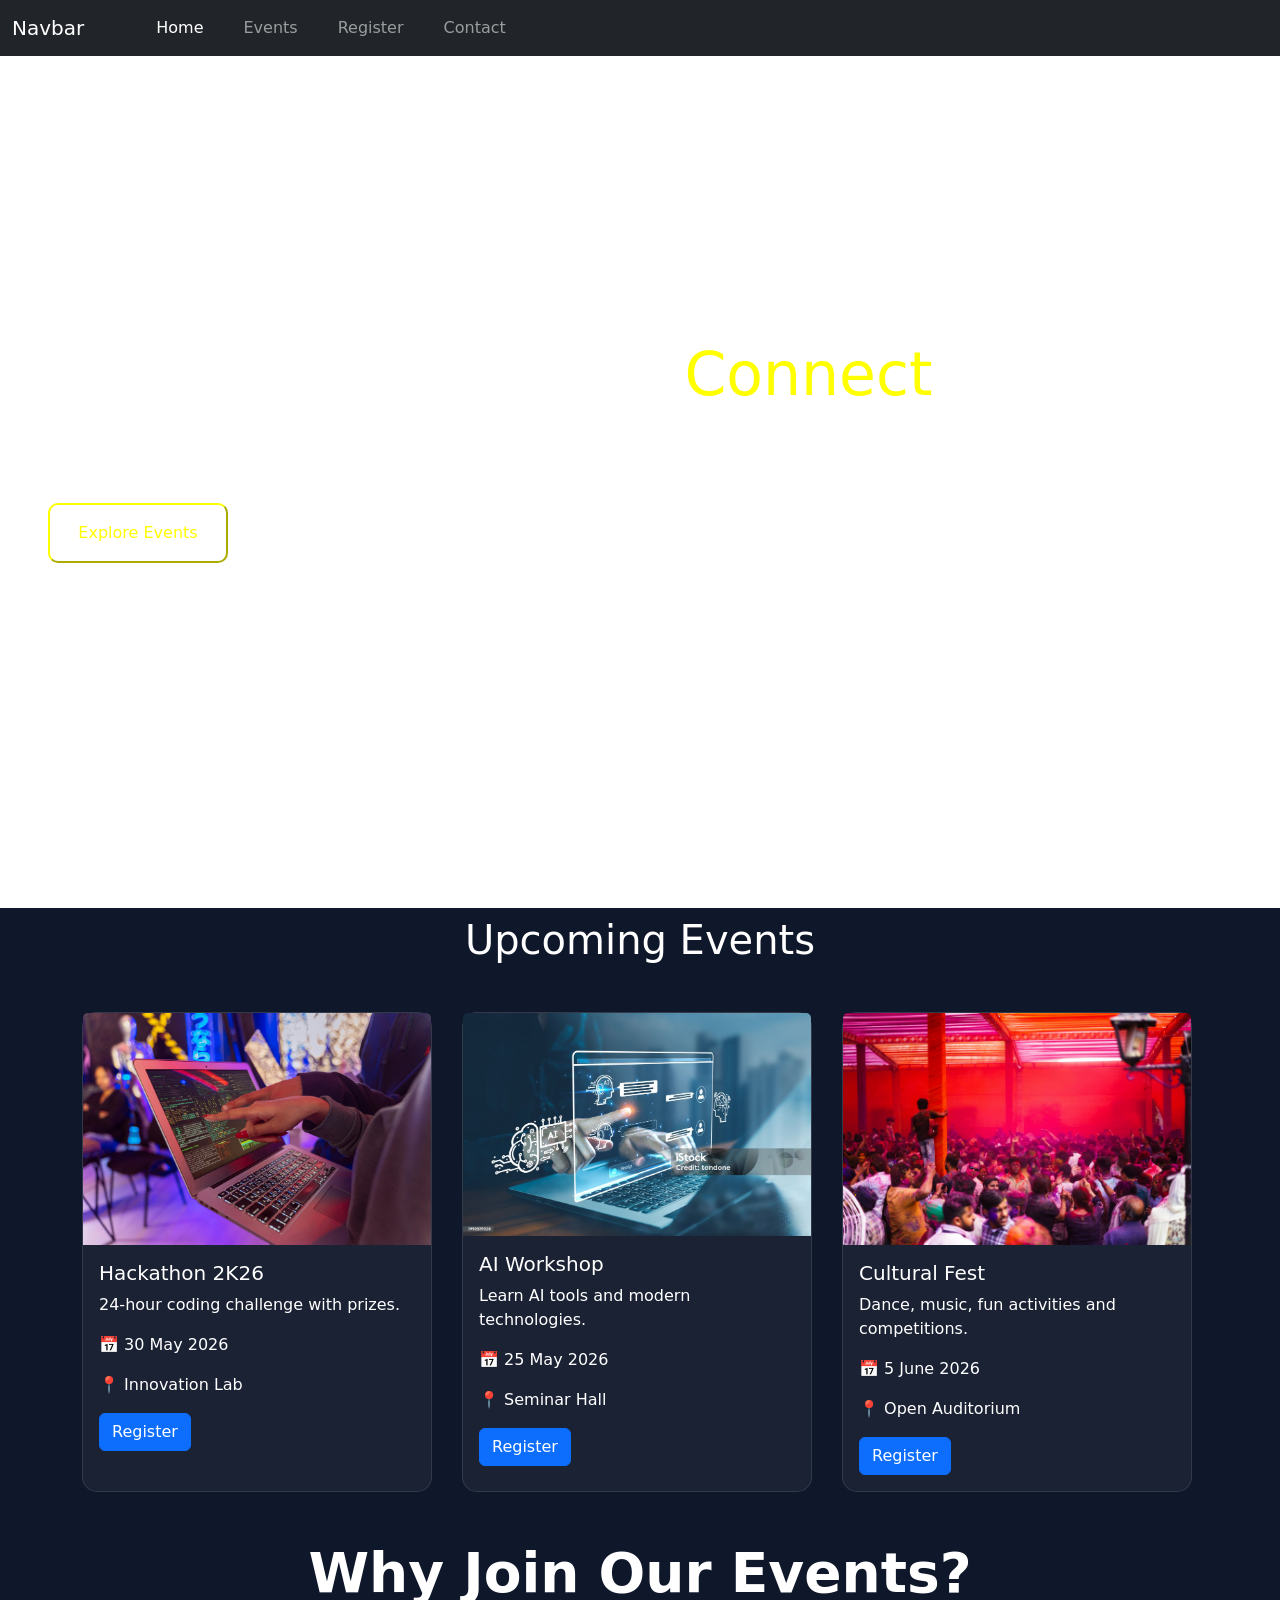
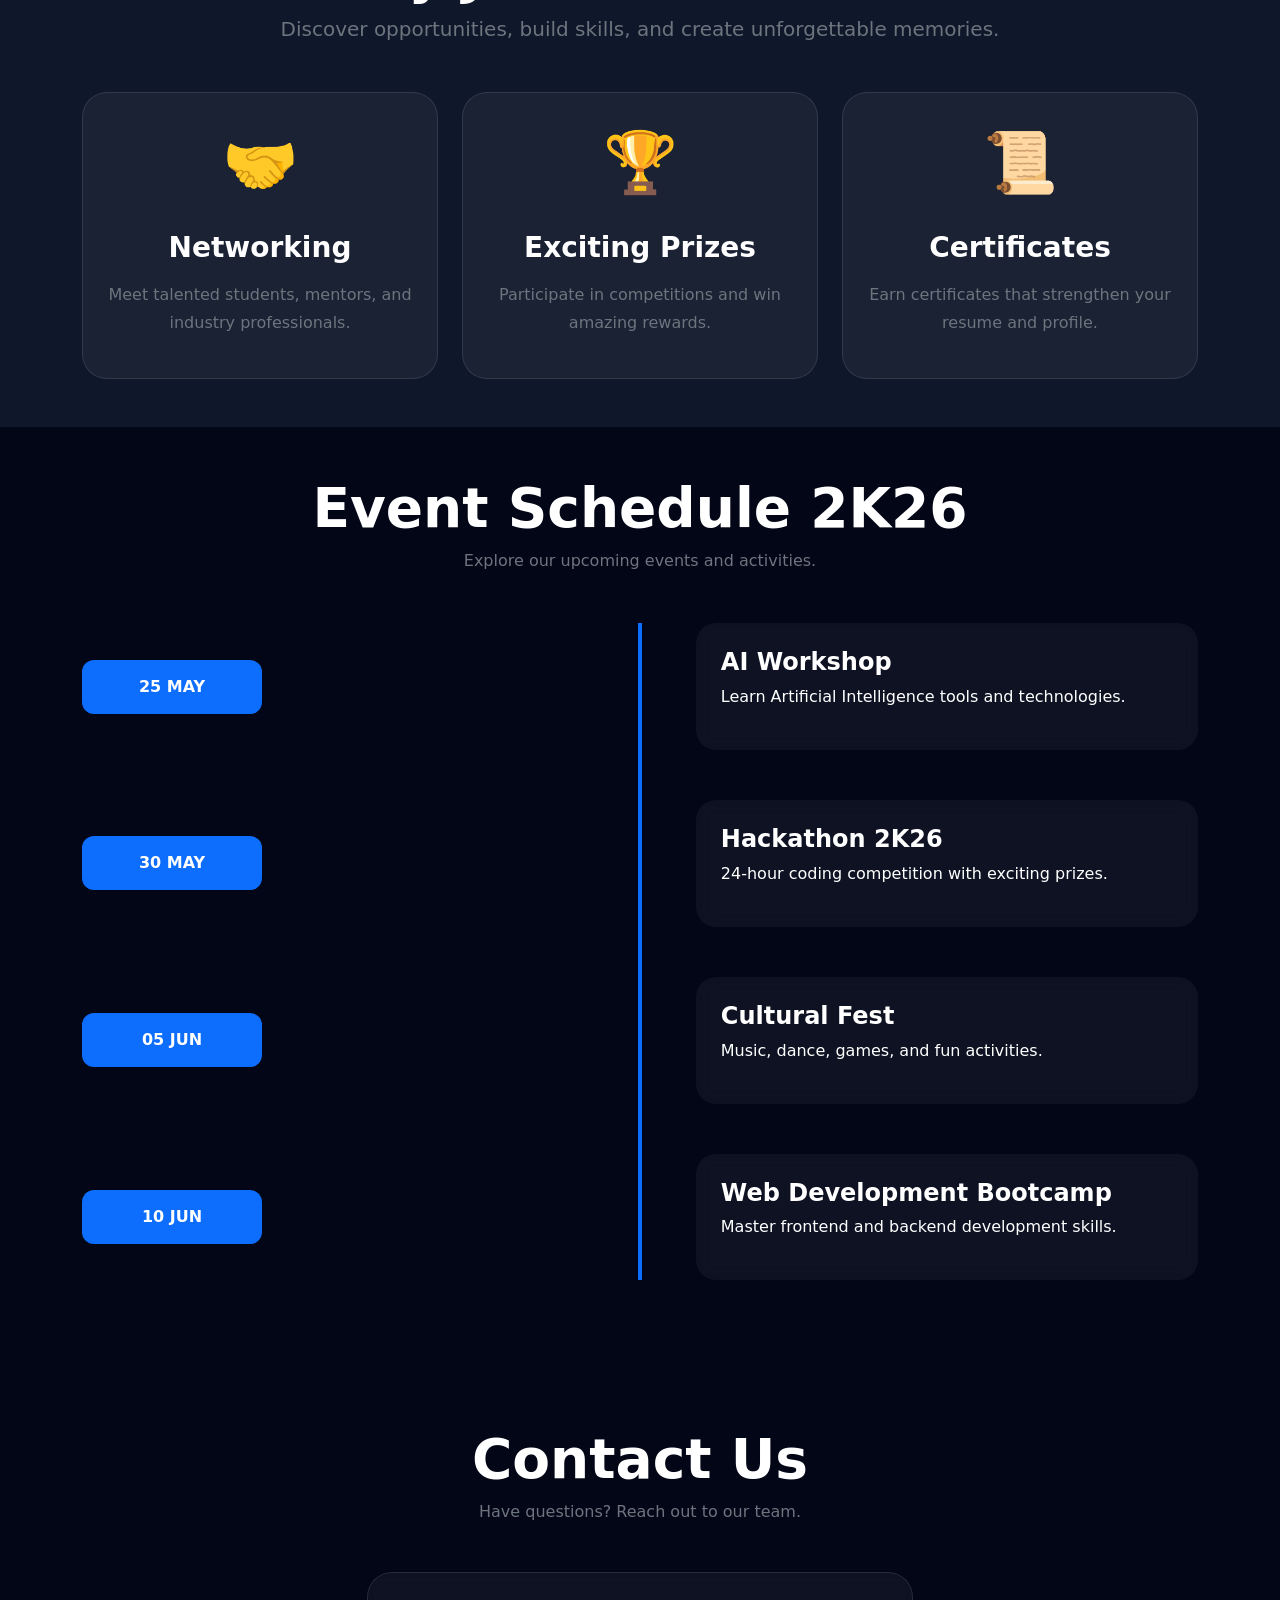
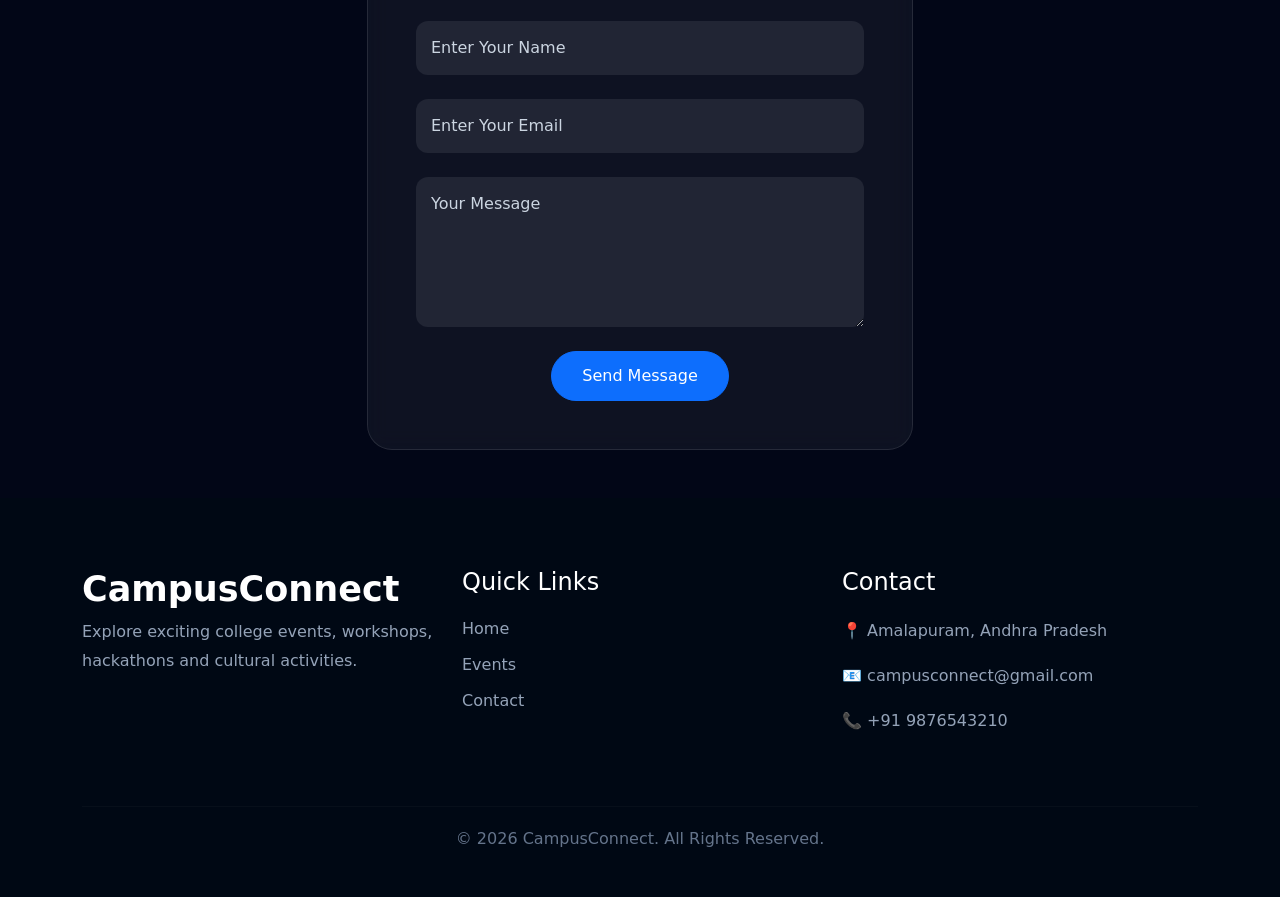
<file: index.html>
<!doctype html>
<html lang="en">
  <head>
    <meta charset="utf-8">
    <meta name="viewport" content="width=device-width, initial-scale=1">
    <title>Bootstrap demo</title>
    <link href="https://cdn.jsdelivr.net/npm/bootstrap@5.3.8/dist/css/bootstrap.min.css" rel="stylesheet" integrity="sha384-sRIl4kxILFvY47J16cr9ZwB07vP4J8+LH7qKQnuqkuIAvNWLzeN8tE5YBujZqJLB" crossorigin="anonymous">
    <link rel="stylesheet" href="style.css">
    <script src="https://cdn.jsdelivr.net/npm/@popperjs/core@2.11.8/dist/umd/popper.min.js" integrity="sha384-I7E8VVD/ismYTF4hNIPjVp/Zjvgyol6VFvRkX/vR+Vc4jQkC+hVqc2pM8ODewa9r" crossorigin="anonymous"></script>
<script src="https://cdn.jsdelivr.net/npm/bootstrap@5.3.8/dist/js/bootstrap.min.js" integrity="sha384-G/EV+4j2dNv+tEPo3++6LCgdCROaejBqfUeNjuKAiuXbjrxilcCdDz6ZAVfHWe1Y" crossorigin="anonymous"></script>
  </head>
  <body>
  <div> 
    <nav class="navbar navbar-expand-lg  bg-dark navbar-dark fixed-top">
  <div class="container-fluid">
    <a class="navbar-brand" href="#">Navbar</a>
    <button class="navbar-toggler" type="button" data-bs-toggle="collapse" data-bs-target="#navbarNav" aria-controls="navbarNav" aria-expanded="false" aria-label="Toggle navigation">
      <span class="navbar-toggler-icon"></span>
    </button>
    <div class="collapse navbar-collapse ms-5" id="navbarNav">
      <ul class="navbar-nav">
        <li class="nav-item me-4">
          <a class="nav-link active" aria-current="page" href="#">Home</a>
        </li>
        <li class="nav-item me-4">
          <a class="nav-link" href="#Events">Events</a>
        </li>
        <li class="nav-item me-4">
          <a class="nav-link" href="#Events">Register</a>
        </li>
            <li class="nav-item me-4">
            <a class="nav-link" href="#Contact">Contact</a>
      </ul>
    </div>
  </div>
</nav>
</div>
<div class="container-fluid banner_scetion banner_img  ps-5 mb-2 d-flex flex-column justify-content-center">
    <div class="row">
        <div class="col-12">
            <h1 class="text-white banner-heading w-100"> Welcome to Campus <span class="banner-span-h1"> Connect<span></h1>
            <p class="text-white banner-paragraph mt-3 w-100"> Explore and register for exciting college events</p>
            <button class="mt-3 banner-btn"> Explore Events</button>
        </div>
        <div class="col-6">
           
        </div>
    </div>

</div>
 
<div class="Event-cards-section d-flex flex-row justify-content-around gap-3" id="Events">
<div class="container">
   <h1 class="text-center text-white mb-5 mt-2">
            Upcoming Events
        </h1>
  <div class="row">
    <div class="col-lg-4 col-md-6 col-sm-12">
   <div class="card ">
  <img src="HACKATHON.jpg" class="card-img-top" alt="...">
  <div class="card-body">
    <h5 class="card-title text-white">Hackathon 2K26</h5>
    <p class="card-text text-white"> 24-hour coding challenge with prizes.</p>
     <p class="text-white">📅 30 May 2026</p>
     <p class="text-white">📍 Innovation Lab</p>

    <a href="registration-form.html">
    <button class="btn btn-primary" >Register</button>
    </a>
  </div>
</div>
</div>
<div class="col-lg-4 col-md-6 col-sm-12">
   <div class="card">
  <img src="AIWorkshop.jpg" class="card-img-top" alt="...">
  <div class="card-body">
    <h5 class="card-title text-white"> AI Workshop</h5>
    <p class="card-text text-white">Learn AI tools and modern technologies.</p>
     <p class="text-white">📅 25 May 2026</p>
     <p class="text-white">📍  Seminar Hall</p>
    <a href="registration-form.html">
    <button class="btn btn-primary" >Register</button>
    </a>
  </div>
</div>
</div>
<div class="col-lg-4 col-md-6 col-sm-12">
   <div class="card">
  <img src="COLLEGEFEST.jpg" class="card-img-top" alt="...">
  <div class="card-body">
    <h5 class="card-title text-white">Cultural Fest</h5>
    <p class="card-text text-white">  Dance, music, fun activities and competitions.</p>
     <p class="text-white"> 📅 5 June 2026</p>
     <p class="text-white">📍 Open Auditorium</p>
    <a href="registration-form.html">
    <button class="btn btn-primary">Register</button>
    </a>
  </div>
</div>
</div>
  </div>
  </div>
  </div>
  <section class="why-section py-5">

    <div class="container">

        <!-- Heading -->

        <div class="text-center mb-5">

            <h1 class="why-heading text-white">
                Why Join Our Events?
            </h1>

            <p class="why-para text-secondary">
                Discover opportunities, build skills, and create unforgettable memories.
            </p>

        </div>

        <!-- Cards -->

        <div class="row g-4">

            <!-- Card 1 -->

            <div class="col-12 col-md-6 col-lg-4">

                <div class="feature-card text-center p-4 h-100">

                    <div class="icon-box mb-4">
                        🤝
                    </div>

                    <h3 class="text-white">
                        Networking
                    </h3>

                    <p class="text-secondary mt-3">
                        Meet talented students, mentors, and industry professionals.
                    </p>

                </div>

            </div>

            <!-- Card 2 -->

            <div class="col-12 col-md-6 col-lg-4">

                <div class="feature-card text-center p-4 h-100">

                    <div class="icon-box mb-4">
                        🏆
                    </div>

                    <h3 class="text-white">
                        Exciting Prizes
                    </h3>

                    <p class="text-secondary mt-3">
                        Participate in competitions and win amazing rewards.
                    </p>

                </div>

            </div>

            <!-- Card 3 -->

            <div class="col-12 col-md-6 col-lg-4">

                <div class="feature-card text-center p-4 h-100">

                    <div class="icon-box mb-4">
                        📜
                    </div>

                    <h3 class="text-white">
                        Certificates
                    </h3>

                    <p class="text-secondary mt-3">
                        Earn certificates that strengthen your resume and profile.
                    </p>

                </div>

            </div>

        </div>

    </div>

</section>
<section class="timeline-section py-5">

    <div class="container">

        <!-- Heading -->

        <div class="text-center mb-5">

            <h1 class="timeline-heading text-white">
                Event Schedule 2K26
            </h1>

            <p class="text-secondary">
                Explore our upcoming events and activities.
            </p>

        </div>

        <!-- Timeline -->

        <div class="timeline">

            <!-- Item 1 -->

            <div class="timeline-item">

                <div class="timeline-date">
                    25 MAY
                </div>

                <div class="timeline-content">

                    <h4>AI Workshop</h4>

                    <p>
                        Learn Artificial Intelligence tools and technologies.
                    </p>

                </div>

            </div>

            <!-- Item 2 -->

            <div class="timeline-item">

                <div class="timeline-date">
                    30 MAY
                </div>

                <div class="timeline-content">

                    <h4>Hackathon 2K26</h4>

                    <p>
                        24-hour coding competition with exciting prizes.
                    </p>

                </div>

            </div>

            <!-- Item 3 -->

            <div class="timeline-item">

                <div class="timeline-date">
                    05 JUN
                </div>

                <div class="timeline-content">

                    <h4>Cultural Fest</h4>

                    <p>
                        Music, dance, games, and fun activities.
                    </p>

                </div>

            </div>

            <!-- Item 4 -->

            <div class="timeline-item">

                <div class="timeline-date">
                    10 JUN
                </div>

                <div class="timeline-content">

                    <h4>Web Development Bootcamp</h4>

                    <p>
                        Master frontend and backend development skills.
                    </p>

                </div>

            </div>

        </div>

    </div>

</section>
<section class="contact-section py-5">

    <div class="container">

        <!-- Heading -->

        <div class="text-center mb-5">

            <h1 class="contact-heading text-white">
                Contact Us
            </h1>

            <p class="text-secondary">
                Have questions? Reach out to our team.
            </p>

        </div>

        <div class="row justify-content-center">

            <div class="col-12 col-md-8 col-lg-6">

                <div class="contact-card p-5">

                    <form>

                        <!-- Name -->

                        <div class="mb-4">

                            <input type="text"
                                   class="form-control form-input"
                                   placeholder="Enter Your Name">

                        </div>

                        <!-- Email -->

                        <div class="mb-4">

                            <input type="email"
                                   class="form-control form-input"
                                   placeholder="Enter Your Email">

                        </div>

                        <!-- Message -->

                        <div class="mb-4">

                            <textarea class="form-control form-input"
                                      rows="5"
                                      placeholder="Your Message"></textarea>

                        </div>

                        <!-- Button -->

                        <div class="text-center">

                            <button class="btn btn-primary contact-btn">
                                Send Message
                            </button>

                        </div>

                    </form>

                </div>

            </div>

        </div>

    </div>

</section>
<footer class="footer-section" id="Contact">

    <div class="container">

        <div class="row">

            <!-- Logo -->

            <div class="col-12 col-md-4 mb-4">

                <h2 class="footer-logo">
                    CampusConnect
                </h2>

                <p class="footer-para">
                    Explore exciting college events, workshops, hackathons and cultural activities.
                </p>

            </div>

            <!-- Quick Links -->

            <div class="col-12 col-md-4 mb-4">

                <h4 class="footer-title">
                    Quick Links
                </h4>

                <ul class="footer-links">

                    <li>
                        <a href="#">
                            Home
                        </a>
                    </li>

                    <li>
                        <a href="#">
                            Events
                        </a>
                    </li>

                    <li>
                        <a href="#">
                            Contact
                        </a>
                    </li>

                </ul>

            </div>

            <!-- Contact -->

            <div class="col-12 col-md-4 mb-4">

                <h4 class="footer-title">
                    Contact
                </h4>

                <p class="footer-para">
                    📍 Amalapuram, Andhra Pradesh
                </p>

                <p class="footer-para">
                    📧 campusconnect@gmail.com
                </p>

                <p class="footer-para">
                    📞 +91 9876543210
                </p>

            </div>

        </div>

        <!-- Bottom -->

        <hr class="footer-line">

        <div class="text-center">

            <p class="copyright">
                © 2026 CampusConnect. All Rights Reserved.
            </p>

        </div>

    </div>

</footer>
    <script src="https://cdn.jsdelivr.net/npm/bootstrap@5.3.8/dist/js/bootstrap.bundle.min.js" integrity="sha384-FKyoEForCGlyvwx9Hj09JcYn3nv7wiPVlz7YYwJrWVcXK/BmnVDxM+D2scQbITxI" crossorigin="anonymous"></script>
  </body>
</html>
</file>
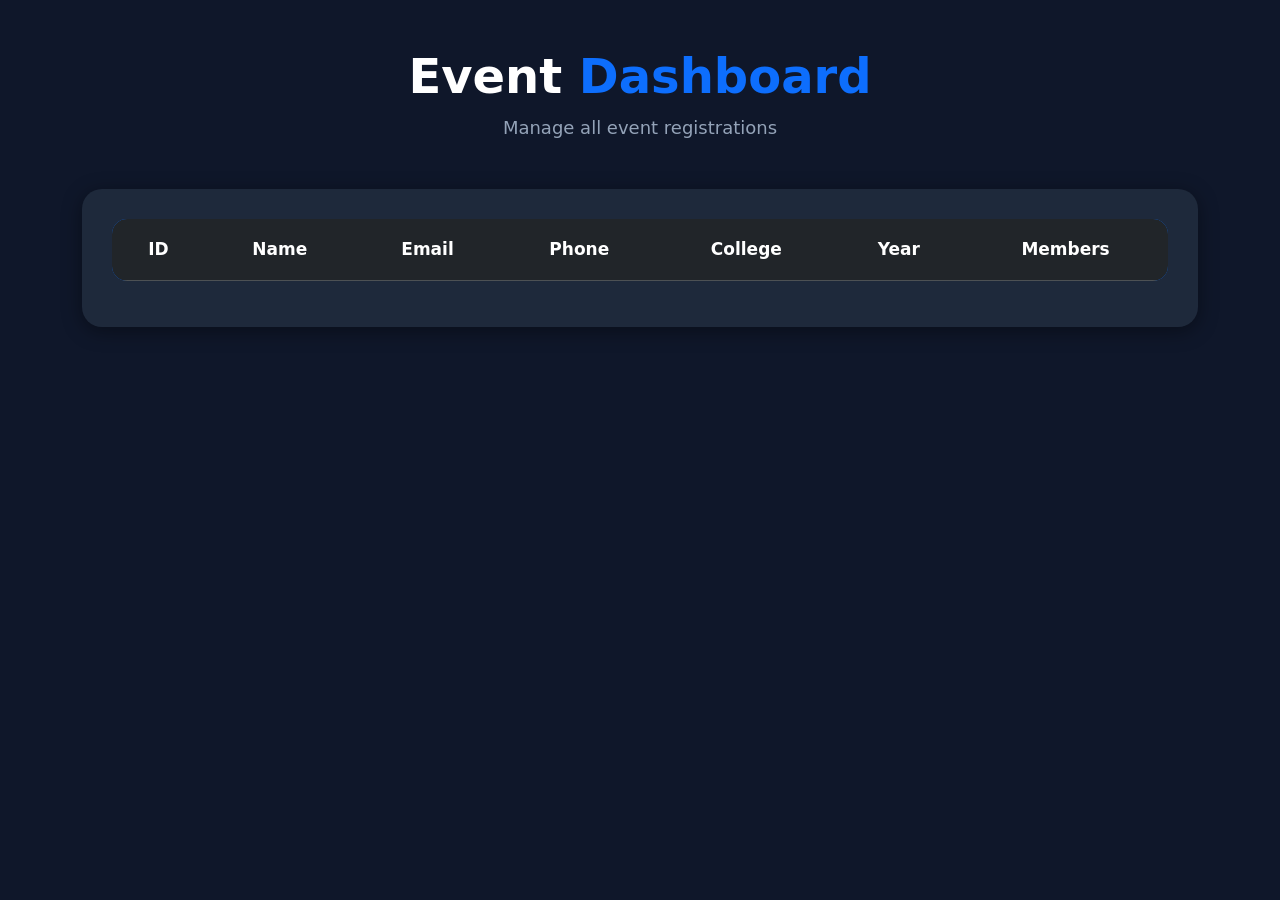
<file: AdminDashboard.html>
<!doctype html>
<html lang="en">
  <head>
    <meta charset="utf-8">
    <meta name="viewport" content="width=device-width, initial-scale=1">
    <title>Bootstrap demo</title>
    <link href="https://cdn.jsdelivr.net/npm/bootstrap@5.3.8/dist/css/bootstrap.min.css" rel="stylesheet" integrity="sha384-sRIl4kxILFvY47J16cr9ZwB07vP4J8+LH7qKQnuqkuIAvNWLzeN8tE5YBujZqJLB" crossorigin="anonymous">
    <link rel="stylesheet" href="AdminDashboard.css">
    <script src="https://cdn.jsdelivr.net/npm/@popperjs/core@2.11.8/dist/umd/popper.min.js" integrity="sha384-I7E8VVD/ismYTF4hNIPjVp/Zjvgyol6VFvRkX/vR+Vc4jQkC+hVqc2pM8ODewa9r" crossorigin="anonymous"></script>
<script src="https://cdn.jsdelivr.net/npm/bootstrap@5.3.8/dist/js/bootstrap.min.js" integrity="sha384-G/EV+4j2dNv+tEPo3++6LCgdCROaejBqfUeNjuKAiuXbjrxilcCdDz6ZAVfHWe1Y" crossorigin="anonymous"></script>
  </head>
  <body>
    
    <div class="container py-5">

    <!-- Heading -->

    <div class="text-center mb-5">

        <h1 class="dashboard-heading">

            Event
            <span class="dashboard-span">

                Dashboard

            </span>

        </h1>

        <p class="dashboard-paragraph">

            Manage all event registrations

        </p>

    </div>

    <!-- Dashboard Card -->

    <div class="dashboard-card">

        <div class="table-responsive">

            <table class="table table-dark table-hover text-center align-middle">

                <thead>

                    <tr>

                        <th>ID</th>

                        <th>Name</th>

                        <th>Email</th>

                        <th>Phone</th>

                        <th>College</th>

                        <th>Year</th>

                        <th>Members</th>

                    </tr>

                </thead>

                <tbody id="tableBody">

                    <!-- Dynamic Rows -->

                </tbody>

            </table>

        </div>

    </div>

</div>
    <script src="https://cdn.jsdelivr.net/npm/bootstrap@5.3.8/dist/js/bootstrap.bundle.min.js" integrity="sha384-FKyoEForCGlyvwx9Hj09JcYn3nv7wiPVlz7YYwJrWVcXK/BmnVDxM+D2scQbITxI" crossorigin="anonymous"></script>
      <script src="Admin.js"></script>
  </body>
</html>
</file>
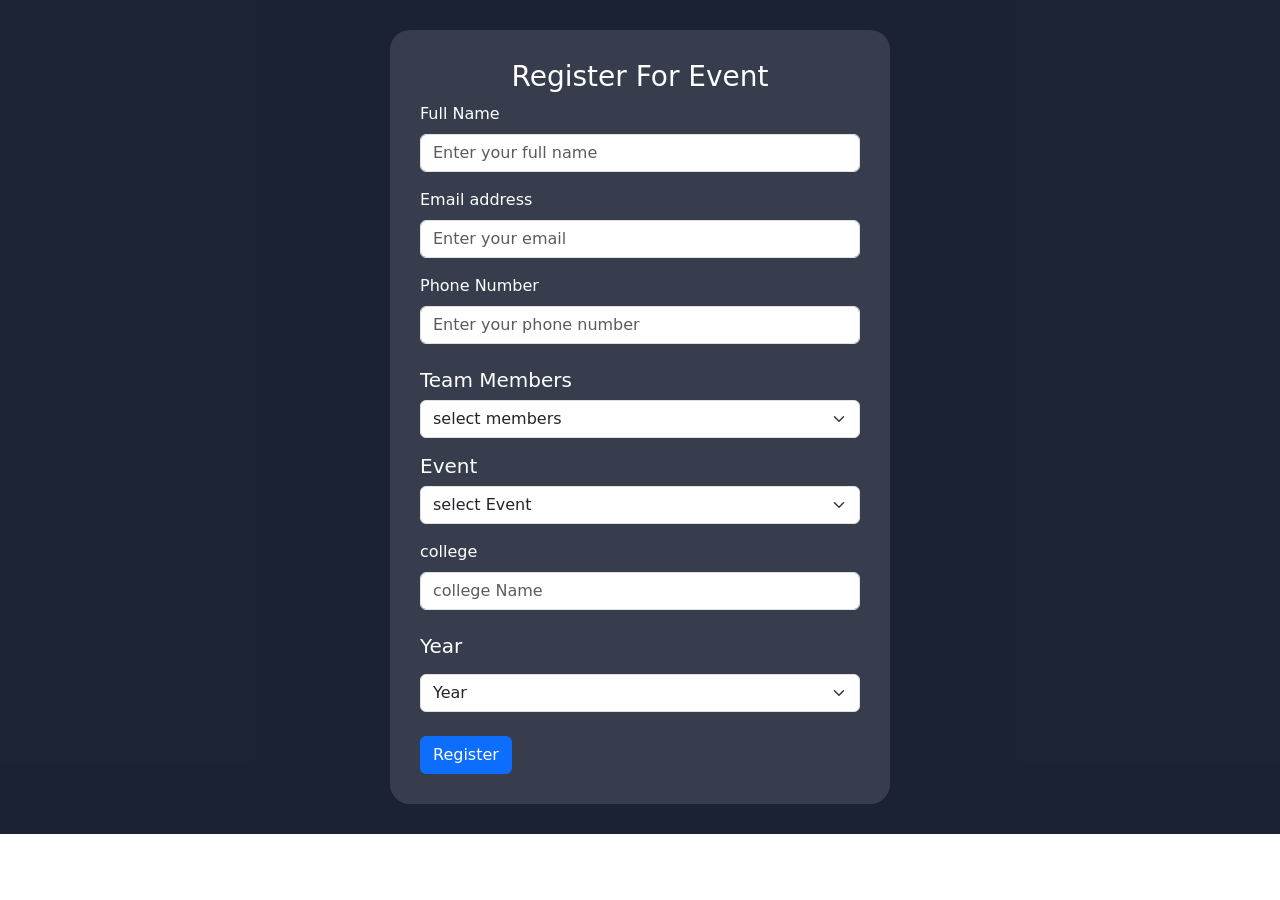
<file: registration-form.html>
<!doctype html>
<html lang="en">
  <head>
    <meta charset="utf-8">
    <meta name="viewport" content="width=device-width, initial-scale=1">
    <title>Bootstrap demo</title>
    <link href="https://cdn.jsdelivr.net/npm/bootstrap@5.3.8/dist/css/bootstrap.min.css" rel="stylesheet" integrity="sha384-sRIl4kxILFvY47J16cr9ZwB07vP4J8+LH7qKQnuqkuIAvNWLzeN8tE5YBujZqJLB" crossorigin="anonymous">
    <link rel="stylesheet" href="style.css">
    <script src="https://cdn.jsdelivr.net/npm/@popperjs/core@2.11.8/dist/umd/popper.min.js" integrity="sha384-I7E8VVD/ismYTF4hNIPjVp/Zjvgyol6VFvRkX/vR+Vc4jQkC+hVqc2pM8ODewa9r" crossorigin="anonymous"></script>
<script src="https://cdn.jsdelivr.net/npm/bootstrap@5.3.8/dist/js/bootstrap.min.js" integrity="sha384-G/EV+4j2dNv+tEPo3++6LCgdCROaejBqfUeNjuKAiuXbjrxilcCdDz6ZAVfHWe1Y" crossorigin="anonymous"></script>
  </head>
  <body>
    
    <div class="d-flex flex-row justify-content-center formdiv">
        <div class="form-section">
            <h3 class="text-center text-white"> Register For Event </h3>

             <div class="mb-3 text-white">
             <label for="fullName" class="form-label">Full Name</label>
             <input type="text" class="form-control" id="fullName" placeholder="Enter your full name">
            </div>

            <div class="mb-3 text-white">
             <label for="email" class="form-label">Email address</label>
             <input type="email" class="form-control" id="email" placeholder="Enter your email">
            </div>

            <div class="mb-4 text-white">
             <label for="phone" class="form-label">Phone Number</label>
             <input type="text" class="form-control" id="phone" placeholder="Enter your phone number">
            </div>

             <h5 class="text-white">Team Members</h5>
            <select class="form-select mb-3" aria-label="Default select example" id="TeamMembers">
              <option selected>select members</option>
            <option value="1">1</option>
            <option value="2">2</option>
            <option value="3">3</option>
            <option value="4">4</option>
            </select>
 <h5 class="text-white">Event</h5>
             <select class="form-select mb-3" aria-label="Default select example" id="EventList">
              <option selected>select Event</option>
            <option value="1">Hackathon 2K26</option>
            <option value="2">AI Workshop</option>
            <option value="3">Cultural Fest</option>
            
            </select>

              <div class="mb-4 text-white">
             <label for="college" class="form-label">college</label>
             <input type="text" class="form-control" id="college" placeholder="college Name">
            </div>

           <h5 class="text-white">Year</h5>
             <select class="form-select mt-3 mb-4" id="YearSelect">
              <option selected>Year</option>
            <option value="1">1</option>
            <option value="2">2</option>
            <option value="3">3</option>
            <option value="4">4</option>
            </select>

            <button class="btn btn-primary pr-3" onclick="validateForm()"> Register</button>

        </div>

    </div>
    <script src="https://cdn.jsdelivr.net/npm/bootstrap@5.3.8/dist/js/bootstrap.bundle.min.js" integrity="sha384-FKyoEForCGlyvwx9Hj09JcYn3nv7wiPVlz7YYwJrWVcXK/BmnVDxM+D2scQbITxI" crossorigin="anonymous"></script>
    <script src="app.js"></script>
  </body>
</html>
</file>
<file: style.css>
.banner_img{
      background-image: url('https://images.unsplash.com/photo-1523580494863-6f3031224c94');

    height: 100vh;
    background-size: cover;
    background-position: center;
    width: 100%;
}
.banner-paragraph{
    font-size:30px;
    
}
.banner-heading{
    font-size:60px;
    padding-right: 30px;
    
}
.banner-span-h1{
    color: yellow;
}
.banner-btn{
    color:yellow;
    border-color: yellow;
    height: 60px;
    width: 180px;
     transition: 0.3s;
     border-radius: 10px;
     background-color: transparent;
}
.navbar{
    background: rgba(255,255,255,0.1);

    backdrop-filter: blur(15px);
}
.why-section{
    background: #0f172a;

    padding-top: 100px;
    padding-bottom: 100px;
}

.why-heading{
    font-size: 55px;
    font-weight: bold;
}

.why-para{
    font-size: 20px;
}

.feature-card{
    background: rgba(255,255,255,0.05);

    border: 1px solid rgba(255,255,255,0.1);

    border-radius: 25px;

  
}



.icon-box{
    font-size: 60px;
}

.feature-card h3{
    font-weight: bold;
}

.feature-card p{
    line-height: 1.8;
}
.Event-cards-section{
     background: #0f172a;

}
.card{
     background: rgba(255,255,255,0.05);
    border: 1px solid rgba(255,255,255,0.1);
    border-radius: 15px;
    height: 100%;
    width: 350px;
}
.timeline-section{
    background: #020617;

    padding-top: 100px;
    padding-bottom: 100px;
}

.timeline-heading{
    font-size: 55px;
    font-weight: bold;
}

.timeline{
    position: relative;

    margin-top: 50px;
}

.timeline::before{
    content: "";

    position: absolute;

    left: 50%;

    width: 4px;
    height: 100%;

    background: #0d6efd;

    transform: translateX(-50%);
}

.timeline-item{
    display: flex;

    justify-content: space-between;

    align-items: center;

    margin-bottom: 50px;

    position: relative;
}

.timeline-date{
    width: 180px;

    background: #0d6efd;

    color: white;

    padding: 15px;

    border-radius: 12px;

    text-align: center;

    font-weight: bold;
}

.timeline-content{
    width: 45%;

    background: rgba(255,255,255,0.05);

    padding: 25px;

    border-radius: 20px;

    color: white;

    backdrop-filter: blur(10px);
}

.timeline-content h4{
    font-weight: bold;
}
.contact-section{
    background: #020617;

    padding-top: 100px;
    padding-bottom: 100px;
}

.contact-heading{
    font-size: 55px;

    font-weight: bold;
}

.contact-card{
    background: rgba(255,255,255,0.05);

    border-radius: 25px;

    backdrop-filter: blur(10px);

    border: 1px solid rgba(255,255,255,0.1);
}

.form-input{
    background: rgba(255,255,255,0.08);

    border: none;

    color: white;

    padding: 15px;

    border-radius: 12px;
}

.form-input::placeholder{
    color: #cbd5e1;
}

.form-input:focus{
    box-shadow: none;

    border: 1px solid #0d6efd;

    background: rgba(255,255,255,0.1);

    color: white;
}

.contact-btn{
    padding: 12px 30px;

    border-radius: 30px;
}
.footer-section{
    background: #000814;

    padding-top: 70px;
    padding-bottom: 30px;
}

.footer-logo{
    color: white;

    font-size: 35px;

    font-weight: bold;
}

.footer-title{
    color: white;

    margin-bottom: 20px;
}

.footer-para{
    color: #94a3b8;

    line-height: 1.8;
}

.footer-links{
    list-style: none;

    padding: 0;
}

.footer-links li{
    margin-bottom: 12px;
}

.footer-links a{
    color: #94a3b8;

    text-decoration: none;

    transition: 0.3s;
}

.footer-links a:hover{
    color: #0d6efd;
}

.footer-line{
    border-color: rgba(255,255,255,0.1);

    margin-top: 30px;
    margin-bottom: 20px;
}

.copyright{
    color: #64748b;
}

.form-section{
    height: 120%;
    width: 500px;
     background: rgba(255,255,255,0.12);
    padding: 30px;
    border-radius: 20px;
}
.formdiv{
    height: 100%;
     background: rgba(15, 23, 42, 0.95);
padding: 30px;
    width: 100%;
}
</file>
<file: AdminDashboard.css>
body{

    background-color:#0f172a;

    min-height:100vh;

    color:white;

}


/* Heading */

.dashboard-heading{

    font-size:48px;

    font-weight:bold;

}


.dashboard-span{

    color:#0d6efd;

}


.dashboard-paragraph{

    color:#94a3b8;

    font-size:18px;

}


/* Dashboard Card */

.dashboard-card{

    background-color:#1e293b;

    padding:30px;

    border-radius:20px;

    box-shadow:0px 4px 20px rgba(0,0,0,0.4);

}


/* Table */

.table{

    border-radius:15px;

    overflow:hidden;

}


.table thead{

    background-color:#0d6efd;

}


.table th{

    padding:18px;

    font-size:17px;

}


.table td{

    padding:15px;

}
</file>
